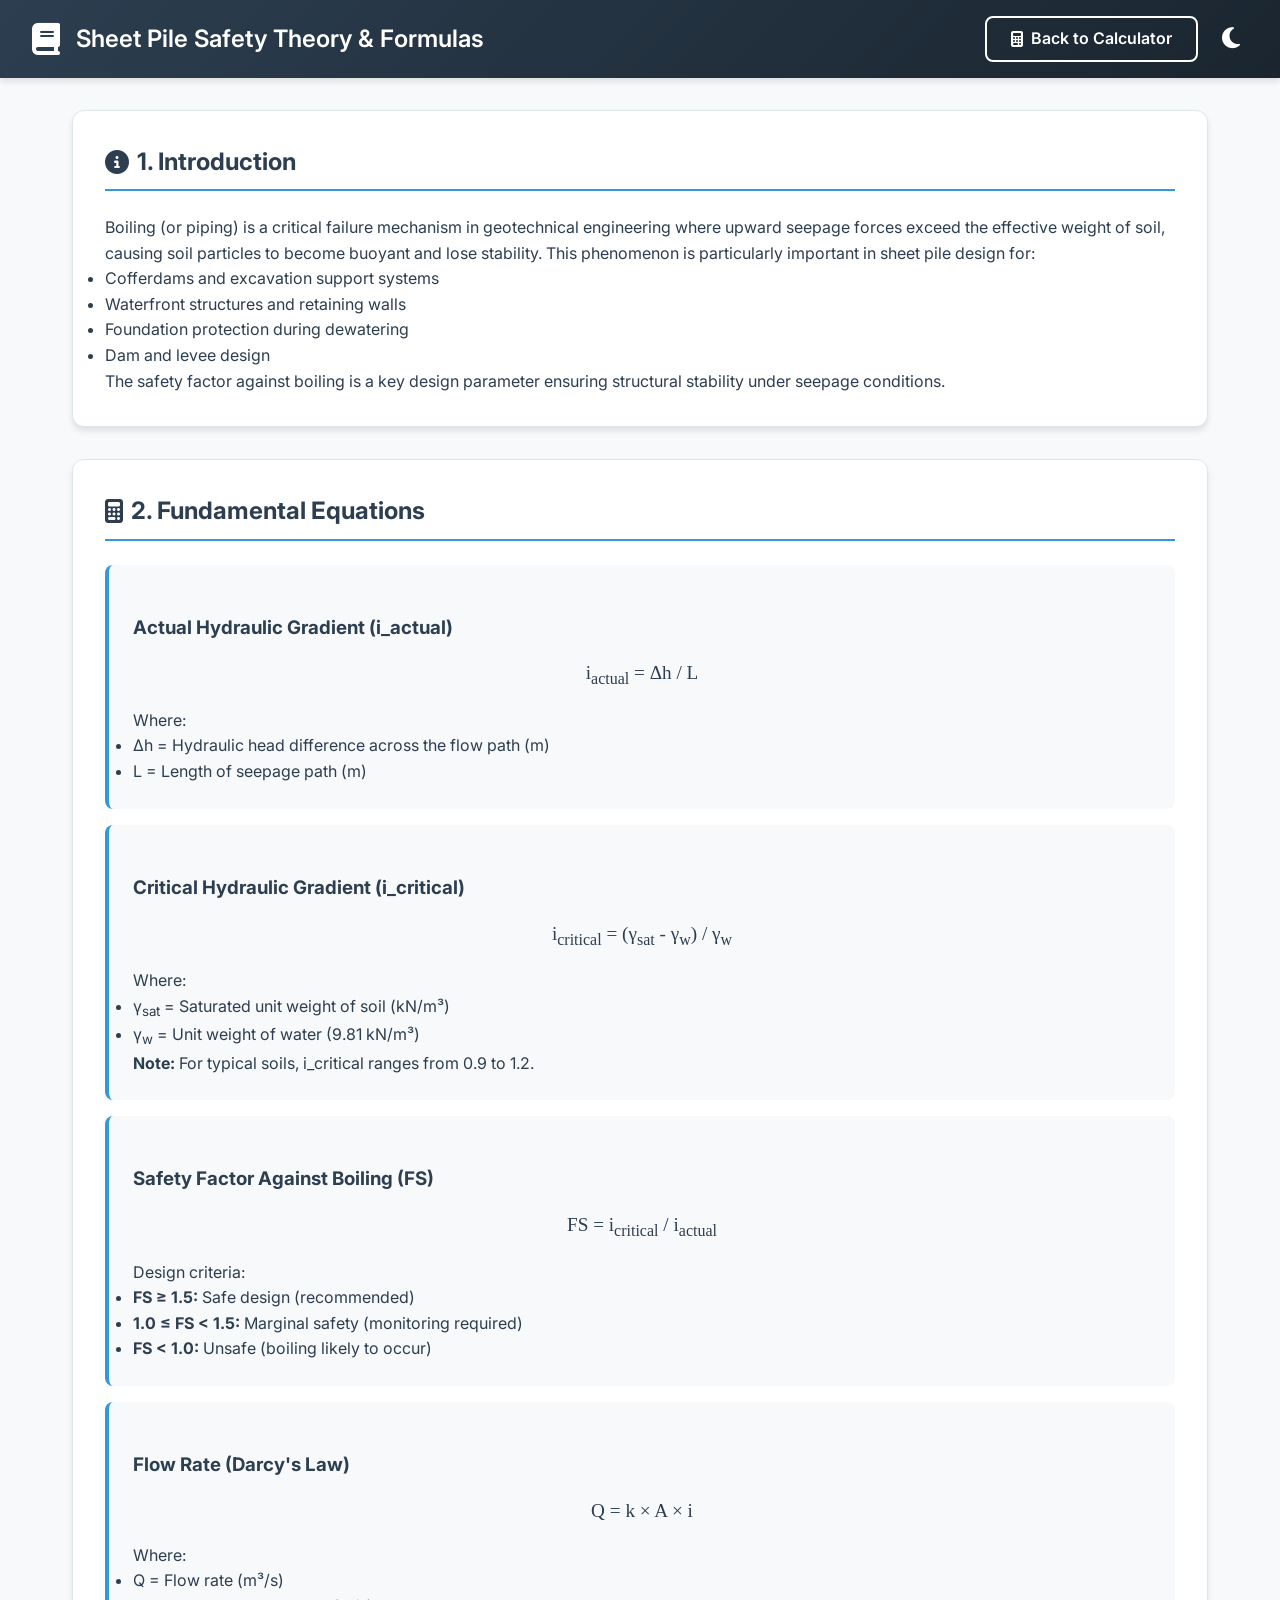
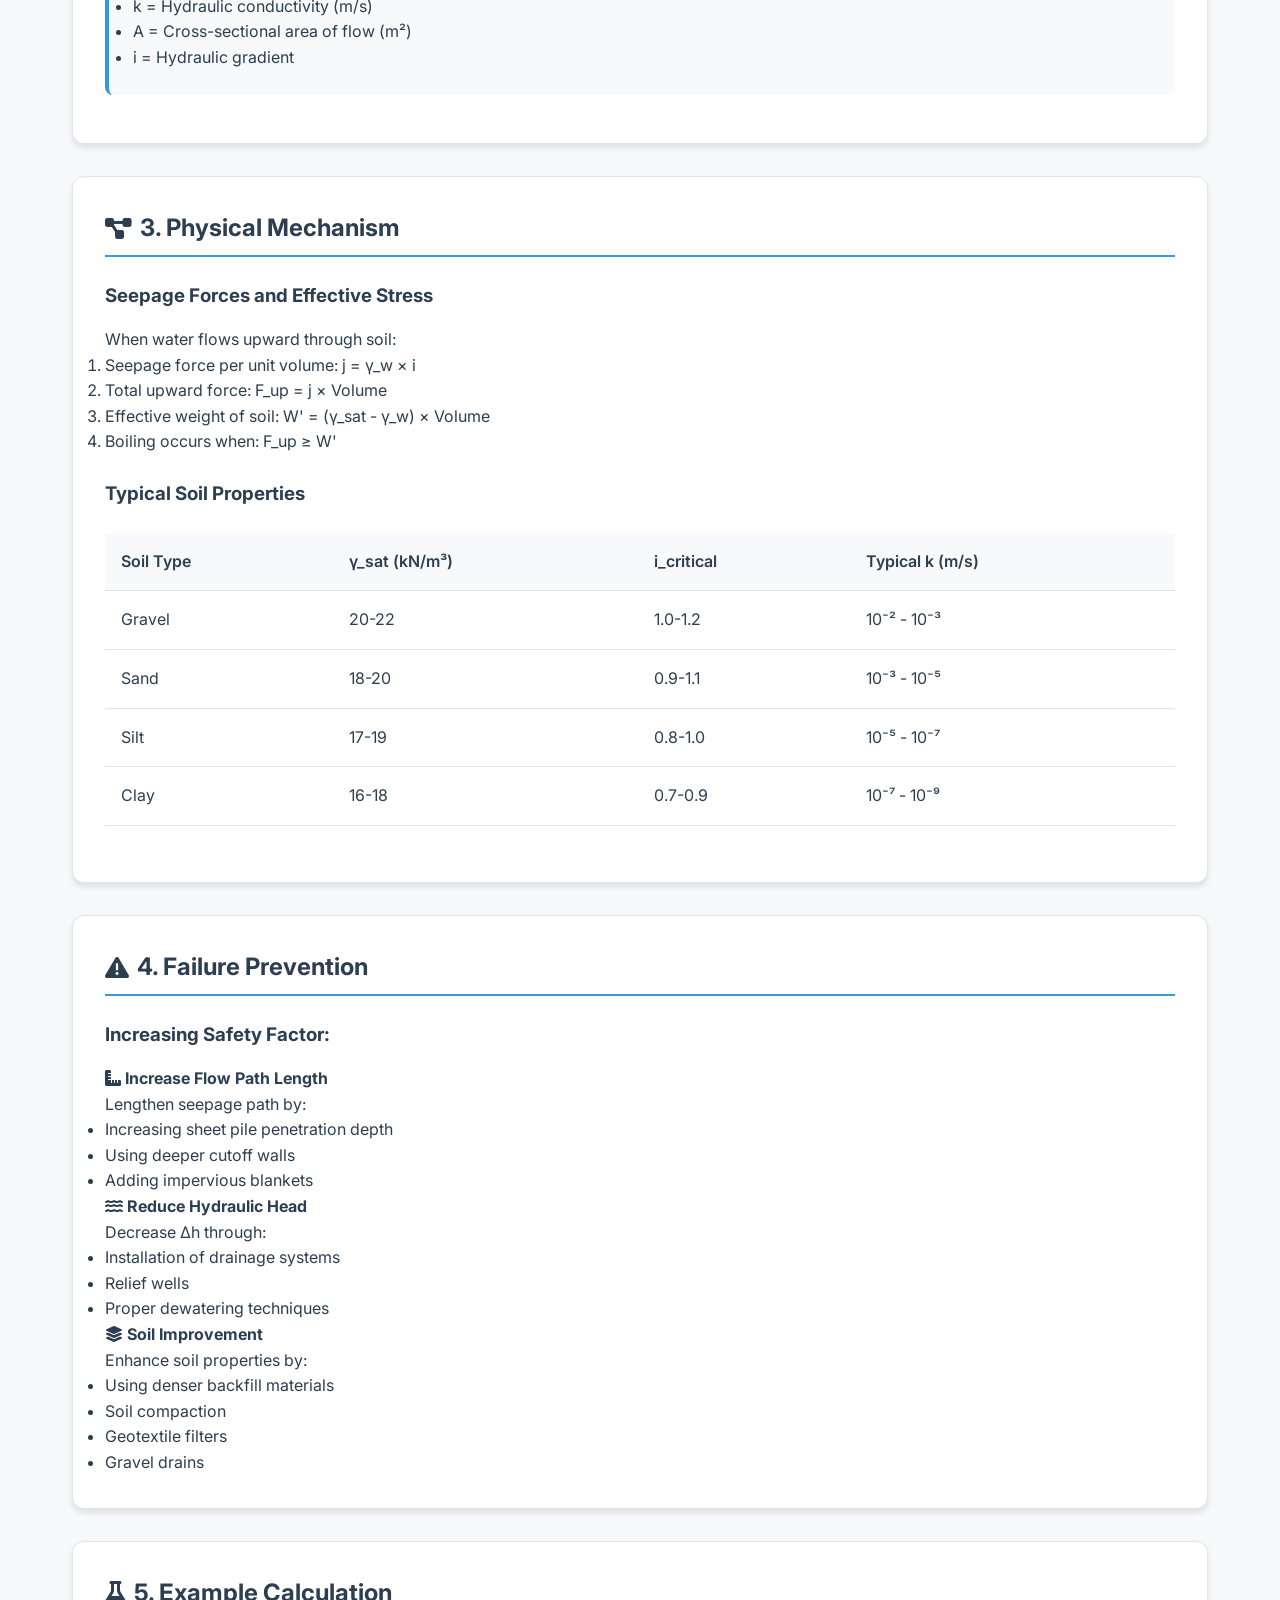
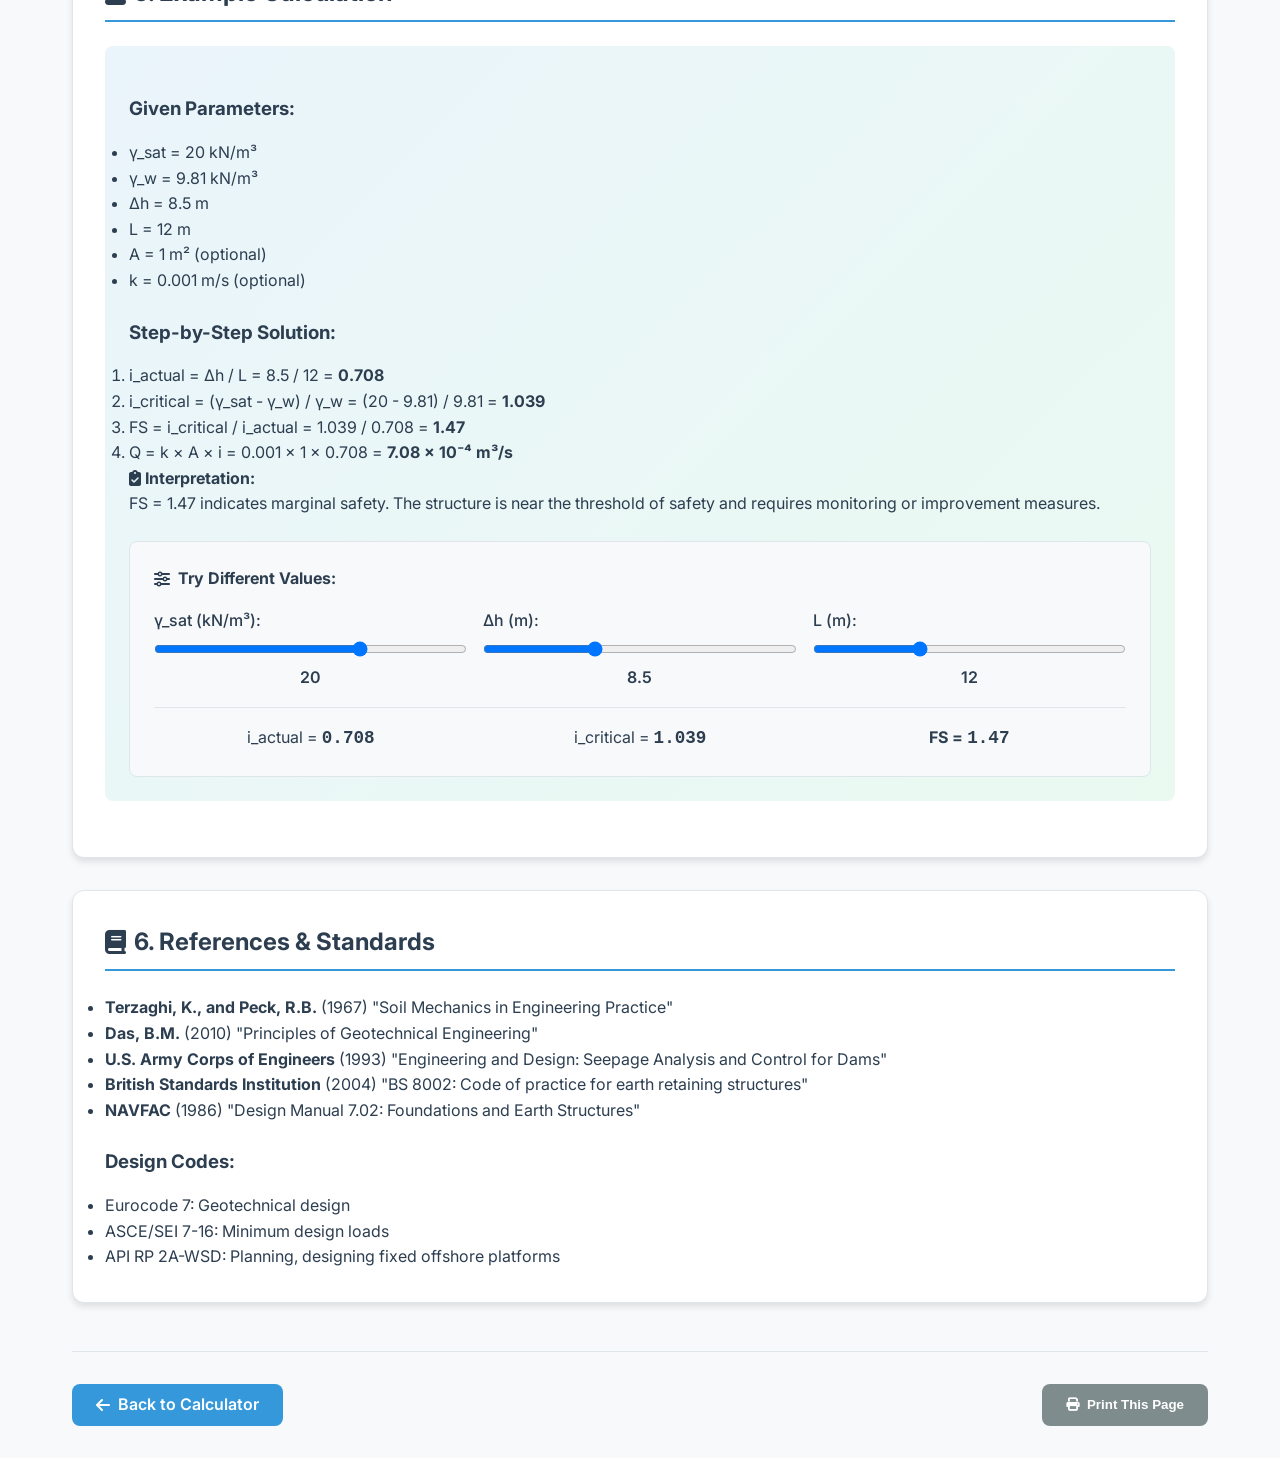
<file: theory.html>
<!DOCTYPE html>
<html lang="en">
<head>
    <meta charset="UTF-8">
    <meta name="viewport" content="width=device-width, initial-scale=1.0">
    <title>Sheet Pile Safety Theory</title>
    <link href="https://fonts.googleapis.com/css2?family=Inter:wght@400;500;600;700&display=swap" rel="stylesheet">
    <link rel="stylesheet" href="https://cdnjs.cloudflare.com/ajax/libs/font-awesome/6.4.0/css/all.min.css">
    <link rel="stylesheet" href="style.css">
</head>
<body>
    <header class="main-header">
        <div class="header-content">
            <div class="logo">
                <i class="fas fa-book"></i>
                <h1>Sheet Pile Safety Theory & Formulas</h1>
            </div>
            <div class="header-actions">
                <a href="index.html" class="btn btn-outline">
                    <i class="fas fa-calculator"></i> Back to Calculator
                </a>
                <button id="themeToggle" class="theme-toggle">
                    <i class="fas fa-moon"></i>
                </button>
            </div>
        </div>
    </header>

    <div class="container-theory">
        <section>
            <h2><i class="fas fa-info-circle"></i> 1. Introduction</h2>
            <p>Boiling (or piping) is a critical failure mechanism in geotechnical engineering where upward seepage forces exceed the effective weight of soil, causing soil particles to become buoyant and lose stability. This phenomenon is particularly important in sheet pile design for:</p>
            <ul>
                <li>Cofferdams and excavation support systems</li>
                <li>Waterfront structures and retaining walls</li>
                <li>Foundation protection during dewatering</li>
                <li>Dam and levee design</li>
            </ul>
            <p>The safety factor against boiling is a key design parameter ensuring structural stability under seepage conditions.</p>
        </section>

        <section>
            <h2><i class="fas fa-calculator"></i> 2. Fundamental Equations</h2>

            <div class="formula-box">
                <h3>Actual Hydraulic Gradient (i_actual)</h3>
                <div class="formula">
                    i<sub>actual</sub> = Δh / L
                </div>
                <p>Where:</p>
                <ul>
                    <li>Δh = Hydraulic head difference across the flow path (m)</li>
                    <li>L = Length of seepage path (m)</li>
                </ul>
            </div>

            <div class="formula-box">
                <h3>Critical Hydraulic Gradient (i_critical)</h3>
                <div class="formula">
                    i<sub>critical</sub> = (γ<sub>sat</sub> - γ<sub>w</sub>) / γ<sub>w</sub>
                </div>
                <p>Where:</p>
                <ul>
                    <li>γ<sub>sat</sub> = Saturated unit weight of soil (kN/m³)</li>
                    <li>γ<sub>w</sub> = Unit weight of water (9.81 kN/m³)</li>
                </ul>
                <p><strong>Note:</strong> For typical soils, i_critical ranges from 0.9 to 1.2.</p>
            </div>

            <div class="formula-box">
                <h3>Safety Factor Against Boiling (FS)</h3>
                <div class="formula">
                    FS = i<sub>critical</sub> / i<sub>actual</sub>
                </div>
                <p>Design criteria:</p>
                <ul>
                    <li><strong>FS ≥ 1.5:</strong> Safe design (recommended)</li>
                    <li><strong>1.0 ≤ FS < 1.5:</strong> Marginal safety (monitoring required)</li>
                    <li><strong>FS < 1.0:</strong> Unsafe (boiling likely to occur)</li>
                </ul>
            </div>

            <div class="formula-box">
                <h3>Flow Rate (Darcy's Law)</h3>
                <div class="formula">
                    Q = k × A × i
                </div>
                <p>Where:</p>
                <ul>
                    <li>Q = Flow rate (m³/s)</li>
                    <li>k = Hydraulic conductivity (m/s)</li>
                    <li>A = Cross-sectional area of flow (m²)</li>
                    <li>i = Hydraulic gradient</li>
                </ul>
            </div>
        </section>

        <section>
            <h2><i class="fas fa-project-diagram"></i> 3. Physical Mechanism</h2>
            <div class="diagram-explain">
                <h3>Seepage Forces and Effective Stress</h3>
                <p>When water flows upward through soil:</p>
                <ol>
                    <li>Seepage force per unit volume: j = γ_w × i</li>
                    <li>Total upward force: F_up = j × Volume</li>
                    <li>Effective weight of soil: W' = (γ_sat - γ_w) × Volume</li>
                    <li>Boiling occurs when: F_up ≥ W'</li>
                </ol>

                <h3>Typical Soil Properties</h3>
                <div class="table-container">
                    <table>
                        <thead>
                            <tr>
                                <th>Soil Type</th>
                                <th>γ_sat (kN/m³)</th>
                                <th>i_critical</th>
                                <th>Typical k (m/s)</th>
                            </tr>
                        </thead>
                        <tbody>
                            <tr>
                                <td>Gravel</td>
                                <td>20-22</td>
                                <td>1.0-1.2</td>
                                <td>10⁻² - 10⁻³</td>
                            </tr>
                            <tr>
                                <td>Sand</td>
                                <td>18-20</td>
                                <td>0.9-1.1</td>
                                <td>10⁻³ - 10⁻⁵</td>
                            </tr>
                            <tr>
                                <td>Silt</td>
                                <td>17-19</td>
                                <td>0.8-1.0</td>
                                <td>10⁻⁵ - 10⁻⁷</td>
                            </tr>
                            <tr>
                                <td>Clay</td>
                                <td>16-18</td>
                                <td>0.7-0.9</td>
                                <td>10⁻⁷ - 10⁻⁹</td>
                            </tr>
                        </tbody>
                    </table>
                </div>
            </div>
        </section>

        <section>
            <h2><i class="fas fa-exclamation-triangle"></i> 4. Failure Prevention</h2>
            <h3>Increasing Safety Factor:</h3>
            <div class="prevention-methods">
                <div class="method">
                    <h4><i class="fas fa-ruler-combined"></i> Increase Flow Path Length</h4>
                    <p>Lengthen seepage path by:</p>
                    <ul>
                        <li>Increasing sheet pile penetration depth</li>
                        <li>Using deeper cutoff walls</li>
                        <li>Adding impervious blankets</li>
                    </ul>
                </div>

                <div class="method">
                    <h4><i class="fas fa-water"></i> Reduce Hydraulic Head</h4>
                    <p>Decrease Δh through:</p>
                    <ul>
                        <li>Installation of drainage systems</li>
                        <li>Relief wells</li>
                        <li>Proper dewatering techniques</li>
                    </ul>
                </div>

                <div class="method">
                    <h4><i class="fas fa-layer-group"></i> Soil Improvement</h4>
                    <p>Enhance soil properties by:</p>
                    <ul>
                        <li>Using denser backfill materials</li>
                        <li>Soil compaction</li>
                        <li>Geotextile filters</li>
                        <li>Gravel drains</li>
                    </ul>
                </div>
            </div>
        </section>

        <section>
            <h2><i class="fas fa-flask"></i> 5. Example Calculation</h2>
            <div class="example-case">
                <h3>Given Parameters:</h3>
                <ul>
                    <li>γ_sat = 20 kN/m³</li>
                    <li>γ_w = 9.81 kN/m³</li>
                    <li>Δh = 8.5 m</li>
                    <li>L = 12 m</li>
                    <li>A = 1 m² (optional)</li>
                    <li>k = 0.001 m/s (optional)</li>
                </ul>

                <h3>Step-by-Step Solution:</h3>
                <ol>
                    <li>i_actual = Δh / L = 8.5 / 12 = <strong>0.708</strong></li>
                    <li>i_critical = (γ_sat - γ_w) / γ_w = (20 - 9.81) / 9.81 = <strong>1.039</strong></li>
                    <li>FS = i_critical / i_actual = 1.039 / 0.708 = <strong>1.47</strong></li>
                    <li>Q = k × A × i = 0.001 × 1 × 0.708 = <strong>7.08 × 10⁻⁴ m³/s</strong></li>
                </ol>

                <div class="interpretation">
                    <h4><i class="fas fa-clipboard-check"></i> Interpretation:</h4>
                    <p>FS = 1.47 indicates marginal safety. The structure is near the threshold of safety and requires monitoring or improvement measures.</p>
                </div>
            </div>
        </section>

        <section>
            <h2><i class="fas fa-book"></i> 6. References & Standards</h2>
            <div class="references">
                <ul>
                    <li><strong>Terzaghi, K., and Peck, R.B.</strong> (1967) "Soil Mechanics in Engineering Practice"</li>
                    <li><strong>Das, B.M.</strong> (2010) "Principles of Geotechnical Engineering"</li>
                    <li><strong>U.S. Army Corps of Engineers</strong> (1993) "Engineering and Design: Seepage Analysis and Control for Dams"</li>
                    <li><strong>British Standards Institution</strong> (2004) "BS 8002: Code of practice for earth retaining structures"</li>
                    <li><strong>NAVFAC</strong> (1986) "Design Manual 7.02: Foundations and Earth Structures"</li>
                </ul>

                <h3>Design Codes:</h3>
                <ul>
                    <li>Eurocode 7: Geotechnical design</li>
                    <li>ASCE/SEI 7-16: Minimum design loads</li>
                    <li>API RP 2A-WSD: Planning, designing fixed offshore platforms</li>
                </ul>
            </div>
        </section>

        <div class="navigation-buttons">
            <a href="index.html" class="btn btn-primary">
                <i class="fas fa-arrow-left"></i> Back to Calculator
            </a>
            <button class="btn btn-secondary" onclick="window.print()">
                <i class="fas fa-print"></i> Print This Page
            </button>
        </div>
    </div>

    <script src="script.js"></script>
</body>
</html>
</file>
<file: style.css>
:root {
    --primary: #2c3e50;
    --primary-dark: #1a252f;
    --secondary: #3498db;
    --success: #27ae60;
    --danger: #e74c3c;
    --warning: #f39c12;
    --light: #ecf0f1;
    --dark: #2c3e50;
    --gray: #7f8c8d;
    --border: #dfe6e9;
    --card-bg: white;
    --body-bg: #f8f9fa;
    --shadow: 0 4px 6px rgba(0, 0, 0, 0.1);
    --transition: all 0.3s ease;
}

.dark-mode {
    --primary: #3498db;
    --primary-dark: #2980b9;
    --secondary: #2ecc71;
    --light: #2c3e50;
    --dark: #ecf0f1;
    --gray: #95a5a6;
    --border: #34495e;
    --card-bg: #34495e;
    --body-bg: #2c3e50;
    --shadow: 0 4px 6px rgba(0, 0, 0, 0.3);
}

* {
    margin: 0;
    padding: 0;
    box-sizing: border-box;
}

body {
    font-family: 'Inter', sans-serif;
    background-color: var(--body-bg);
    color: var(--dark);
    transition: var(--transition);
    line-height: 1.6;
}

/* Custom scrollbar */
::-webkit-scrollbar {
    width: 10px;
    height: 10px;
}

::-webkit-scrollbar-track {
    background: var(--body-bg);
    border-radius: 5px;
}

::-webkit-scrollbar-thumb {
    background: var(--gray);
    border-radius: 5px;
    border: 2px solid var(--body-bg);
}

::-webkit-scrollbar-thumb:hover {
    background: var(--dark);
}

* {
    scrollbar-width: thin;
    scrollbar-color: var(--gray) var(--body-bg);
}

.main-header {
    background: linear-gradient(135deg, var(--primary), var(--primary-dark));
    color: white;
    padding: 1rem 2rem;
    box-shadow: var(--shadow);
    position: sticky;
    top: 0;
    z-index: 1000;
}

.header-content {
    display: flex;
    justify-content: space-between;
    align-items: center;
    max-width: 1400px;
    margin: 0 auto;
}

.logo {
    display: flex;
    align-items: center;
    gap: 1rem;
}

.logo i {
    font-size: 2rem;
}

.logo h1 {
    font-size: 1.5rem;
    font-weight: 600;
}

.header-actions {
    display: flex;
    gap: 1rem;
    align-items: center;
}

.btn {
    padding: 0.5rem 1.5rem;
    border: none;
    border-radius: 8px;
    font-weight: 600;
    cursor: pointer;
    transition: var(--transition);
    display: inline-flex;
    align-items: center;
    gap: 0.5rem;
    text-decoration: none;
}

.btn-outline {
    background: transparent;
    border: 2px solid white;
    color: white;
}

.btn-outline:hover {
    background: white;
    color: var(--primary);
}

.btn-primary {
    background: var(--secondary);
    color: white;
}

.btn-primary:hover {
    background: var(--primary);
    transform: translateY(-2px);
}

.btn-secondary {
    background: var(--gray);
    color: white;
}

.btn-secondary:hover {
    background: var(--dark);
}

.btn-danger {
    background: var(--danger);
    color: white;
}

.btn-danger:hover {
    background: #c0392b;
}

.btn-success {
    background: var(--success);
    color: white;
}

.btn-success:hover {
    background: #229954;
}

.theme-toggle {
    background: transparent;
    border: none;
    color: white;
    font-size: 1.5rem;
    cursor: pointer;
    padding: 0.5rem;
    border-radius: 50%;
    transition: var(--transition);
}

.theme-toggle:hover {
    background: rgba(255, 255, 255, 0.1);
}

.app-container {
    display: grid;
    grid-template-columns: 400px 1fr;
    gap: 2rem;
    padding: 2rem;
    max-width: 1400px;
    margin: 0 auto;
}

.card {
    background: var(--card-bg);
    border-radius: 12px;
    padding: 1.5rem;
    box-shadow: var(--shadow);
    border: 1px solid var(--border);
    transition: var(--transition);
}

.card:hover {
    transform: translateY(-2px);
    box-shadow: 0 6px 12px rgba(0, 0, 0, 0.15);
}

.input-section {
    margin-bottom: 1.5rem;
}

.input-section h2 {
    margin-bottom: 1.5rem;
    color: var(--primary);
    display: flex;
    align-items: center;
    gap: 0.5rem;
}

.input-group {
    margin-bottom: 1.25rem;
    position: relative;
}

.input-group label {
    display: flex;
    align-items: center;
    gap: 0.5rem;
    margin-bottom: 0.5rem;
    font-weight: 600;
    color: var(--dark);
}

.input-group label i {
    color: var(--secondary);
    width: 20px;
}

.unit {
    margin-left: auto;
    color: var(--gray);
    font-size: 0.9rem;
}

.input-group input[type="number"] {
    width: 100%;
    padding: 0.75rem;
    border: 2px solid var(--border);
    border-radius: 8px;
    font-size: 1rem;
    transition: var(--transition);
    background: var(--card-bg);
    color: var(--dark);
}

.input-group input[type="number"]:focus {
    outline: none;
    border-color: var(--secondary);
    box-shadow: 0 0 0 3px rgba(52, 152, 219, 0.1);
}

/* Input validation styles */
.input-group.error input {
    border-color: var(--danger);
    background-color: rgba(231, 76, 60, 0.1);
    animation: shake 0.3s ease;
}

.input-group.warning input {
    border-color: var(--warning);
    background-color: rgba(243, 156, 18, 0.1);
}

.input-group.success input {
    border-color: var(--success);
    background-color: rgba(39, 174, 96, 0.1);
}

.input-group .error-message {
    color: var(--danger);
    font-size: 0.8rem;
    margin-top: 0.25rem;
    display: none;
}

.input-group.error .error-message {
    display: block;
}

@keyframes shake {
    0%, 100% { transform: translateX(0); }
    25% { transform: translateX(-5px); }
    75% { transform: translateX(5px); }
}

.tooltip-container {
    position: relative;
    display: inline-block;
    margin-left: 0.5rem;
}

.tooltip-icon {
    color: var(--secondary);
    cursor: help;
    font-size: 0.9rem;
}

.tooltip-text {
    visibility: hidden;
    position: absolute;
    bottom: 100%;
    left: 50%;
    transform: translateX(-50%);
    background: var(--dark);
    color: var(--light);
    padding: 0.75rem;
    border-radius: 6px;
    font-size: 0.85rem;
    width: 250px;
    z-index: 1000;
    opacity: 0;
    transition: opacity 0.3s, visibility 0.3s;
    box-shadow: var(--shadow);
    pointer-events: none;
    text-align: left;
}

.tooltip-text::after {
    content: '';
    position: absolute;
    top: 100%;
    left: 50%;
    margin-left: -5px;
    border-width: 5px;
    border-style: solid;
    border-color: var(--dark) transparent transparent transparent;
}

.tooltip-container:hover .tooltip-text {
    visibility: visible;
    opacity: 1;
}

.range-slider-container {
    margin-top: 0.5rem;
}

.range-slider-container input[type="range"] {
    width: 100%;
    height: 6px;
    border-radius: 3px;
    background: var(--border);
    outline: none;
    -webkit-appearance: none;
    appearance: none;
}

.range-slider-container input[type="range"]::-webkit-slider-track {
    background: var(--border);
    height: 6px;
    border-radius: 3px;
}

.range-slider-container input[type="range"]::-webkit-slider-thumb {
    -webkit-appearance: none;
    appearance: none;
    height: 20px;
    width: 20px;
    background: var(--secondary);
    border-radius: 50%;
    margin-top: -7px;
    border: 2px solid var(--card-bg);
    box-shadow: 0 2px 4px rgba(0, 0, 0, 0.1);
    cursor: pointer;
}

.dark-mode .range-slider-container input[type="range"]::-webkit-slider-track {
    background: var(--gray);
}

.dark-mode .range-slider-container input[type="range"]::-webkit-slider-thumb {
    border-color: var(--primary-dark);
}

.slider-values {
    display: flex;
    justify-content: space-between;
    margin-top: 0.25rem;
    font-size: 0.85rem;
    color: var(--gray);
}

.input-note {
    font-size: 0.8rem;
    color: var(--gray);
    margin-top: 0.25rem;
    font-style: italic;
}

.btn-calculate {
    width: 100%;
    padding: 1rem;
    font-size: 1.1rem;
    margin: 1.5rem 0 0.75rem;
}

.example-presets {
    margin: 1rem 0;
    display: flex;
    flex-wrap: wrap;
    gap: 0.5rem;
}

.example-presets .btn {
    padding: 0.5rem 1rem;
    font-size: 0.9rem;
    flex: 1;
    min-width: 120px;
}

.save-load-buttons {
    display: flex;
    gap: 0.5rem;
    margin-top: 1rem;
}

.save-load-buttons .btn {
    flex: 1;
}

.diagram-section h3 {
    margin-bottom: 1rem;
    color: var(--primary);
    display: flex;
    align-items: center;
    gap: 0.5rem;
}

.diagram-container {
    height: 250px;
    background: var(--body-bg);
    border-radius: 8px;
    margin-bottom: 1rem;
    overflow: hidden;
}

.diagram-legend {
    display: flex;
    gap: 1.5rem;
    flex-wrap: wrap;
}

.legend-item {
    display: flex;
    align-items: center;
    gap: 0.5rem;
    font-size: 0.9rem;
}

.legend-color {
    width: 15px;
    height: 15px;
    border-radius: 3px;
}

.results-section {
    margin-bottom: 1.5rem;
}

.results-header {
    display: flex;
    justify-content: space-between;
    align-items: center;
    margin-bottom: 1.5rem;
}

.status-badge {
    padding: 0.5rem 1rem;
    border-radius: 20px;
    font-weight: 600;
    font-size: 0.9rem;
    text-transform: uppercase;
    letter-spacing: 0.5px;
}

.status-safe {
    background: rgba(39, 174, 96, 0.2);
    color: var(--success);
}

.status-unsafe {
    background: rgba(231, 76, 60, 0.2);
    color: var(--danger);
}

.status-pending {
    background: rgba(243, 156, 18, 0.2);
    color: var(--warning);
}

.safety-factor-display {
    display: grid;
    grid-template-columns: 1fr 1fr;
    gap: 2rem;
    margin-bottom: 2rem;
    align-items: center;
}

.fs-value-container {
    text-align: center;
}

.fs-label {
    font-size: 0.9rem;
    color: var(--gray);
    margin-bottom: 0.5rem;
}

.fs-value {
    font-size: 3.5rem;
    font-weight: 700;
    color: var(--primary);
    line-height: 1;
    margin-bottom: 0.5rem;
}

.fs-formula {
    font-size: 0.9rem;
    color: var(--gray);
    font-family: monospace;
}

.gauge-container {
    height: 200px;
}

.detailed-results {
    background: var(--body-bg);
    border-radius: 8px;
    padding: 1.5rem;
    margin-bottom: 1.5rem;
}

.result-item {
    display: flex;
    justify-content: space-between;
    align-items: center;
    padding: 0.75rem 0;
    border-bottom: 1px solid var(--border);
}

.result-item:last-child {
    border-bottom: none;
}

.result-label {
    font-weight: 500;
}

.result-value {
    font-weight: 600;
    font-family: monospace;
    font-size: 1.1rem;
    color: var(--primary);
}

.recommendations {
    background: linear-gradient(135deg, rgba(52, 152, 219, 0.1), rgba(46, 204, 113, 0.1));
    border-left: 4px solid var(--secondary);
    padding: 1rem;
    border-radius: 0 8px 8px 0;
}

.recommendations h4 {
    display: flex;
    align-items: center;
    gap: 0.5rem;
    margin-bottom: 0.5rem;
    color: var(--primary);
}

.recommendations i {
    color: var(--warning);
}

.chart-section, .sensitivity-section {
    margin-bottom: 1.5rem;
}

.chart-header {
    display: flex;
    justify-content: space-between;
    align-items: center;
    margin-bottom: 1rem;
}

.chart-actions {
    display: flex;
    gap: 0.5rem;
}

.btn-chart-action {
    background: var(--body-bg);
    border: 1px solid var(--border);
    color: var(--dark);
    padding: 0.5rem 1rem;
    border-radius: 6px;
    font-size: 0.9rem;
    cursor: pointer;
    transition: var(--transition);
    display: flex;
    align-items: center;
    gap: 0.5rem;
}

.btn-chart-action:hover {
    background: var(--border);
}

.chart-container {
    height: 300px;
    position: relative;
}

.sensitivity-controls {
    margin-bottom: 1rem;
}

.sensitivity-controls label {
    display: block;
    margin-bottom: 0.5rem;
    font-weight: 600;
}

/* Modal styles */
.modal {
    display: none;
    position: fixed;
    top: 0;
    left: 0;
    width: 100%;
    height: 100%;
    background: rgba(0, 0, 0, 0.5);
    z-index: 2000;
    align-items: center;
    justify-content: center;
}

.modal-content {
    background: var(--card-bg);
    border-radius: 12px;
    width: 90%;
    max-width: 500px;
    box-shadow: 0 10px 30px rgba(0, 0, 0, 0.3);
    max-height: 90vh;
    overflow-y: auto;
}

.modal-header {
    padding: 1.5rem;
    border-bottom: 1px solid var(--border);
    display: flex;
    justify-content: space-between;
    align-items: center;
    position: sticky;
    top: 0;
    background: var(--card-bg);
    z-index: 1;
}

.modal-close {
    background: none;
    border: none;
    font-size: 2rem;
    cursor: pointer;
    color: var(--gray);
    line-height: 1;
    padding: 0;
    width: 30px;
    height: 30px;
    display: flex;
    align-items: center;
    justify-content: center;
}

.modal-body {
    padding: 1.5rem;
}

.report-options {
    margin-bottom: 2rem;
}

.option {
    display: flex;
    align-items: center;
    gap: 0.5rem;
    margin-bottom: 1rem;
}

.option input[type="checkbox"] {
    width: 18px;
    height: 18px;
    accent-color: var(--secondary);
}

/* Toast notifications */
.toast {
    position: fixed;
    top: 1rem;
    right: 1rem;
    background: var(--card-bg);
    border-left: 4px solid var(--secondary);
    padding: 1rem 1.5rem;
    border-radius: 8px;
    box-shadow: var(--shadow);
    display: flex;
    align-items: center;
    gap: 0.75rem;
    z-index: 9999;
    animation: slideInRight 0.3s ease, fadeOut 0.3s ease 2.7s forwards;
}

.toast-success {
    border-left-color: var(--success);
}

.toast-error {
    border-left-color: var(--danger);
}

.toast-warning {
    border-left-color: var(--warning);
}

.toast i {
    font-size: 1.2rem;
}

.toast-success i {
    color: var(--success);
}

.toast-error i {
    color: var(--danger);
}

.toast-warning i {
    color: var(--warning);
}

@keyframes slideInRight {
    from {
        transform: translateX(100%);
        opacity: 0;
    }
    to {
        transform: translateX(0);
        opacity: 1;
    }
}

@keyframes fadeOut {
    to {
        opacity: 0;
        transform: translateY(-10px);
    }
}

/* Theory Page Styles */
.container-theory {
    max-width: 1200px;
    margin: 2rem auto;
    padding: 0 2rem;
}

.container-theory h1 {
    color: var(--primary);
    margin-bottom: 2rem;
    text-align: center;
}

.container-theory section {
    background: var(--card-bg);
    border-radius: 12px;
    padding: 2rem;
    margin-bottom: 2rem;
    box-shadow: var(--shadow);
    border: 1px solid var(--border);
}

.container-theory h2 {
    color: var(--primary);
    margin-bottom: 1.5rem;
    padding-bottom: 0.5rem;
    border-bottom: 2px solid var(--secondary);
    display: flex;
    align-items: center;
    gap: 0.5rem;
}

.container-theory h3 {
    color: var(--dark);
    margin: 1.5rem 0 1rem;
}

.formula-box {
    background: var(--body-bg);
    padding: 1.5rem;
    border-radius: 8px;
    margin: 1rem 0;
    border-left: 4px solid var(--secondary);
}

.formula {
    font-family: "Times New Roman", serif;
    font-size: 1.2rem;
    margin: 1rem 0;
    text-align: center;
}

.formula img {
    max-width: 100%;
    height: auto;
    margin: 1rem 0;
    border-radius: 8px;
    box-shadow: 0 3px 10px rgba(0, 0, 0, 0.1);
}

.table-container {
    overflow-x: auto;
    margin: 1.5rem 0;
}

table {
    width: 100%;
    border-collapse: collapse;
    background: var(--card-bg);
}

th, td {
    padding: 1rem;
    text-align: left;
    border-bottom: 1px solid var(--border);
}

th {
    background: var(--body-bg);
    font-weight: 600;
    color: var(--primary);
}

tr:hover {
    background: var(--body-bg);
}

.example-case {
    background: linear-gradient(135deg, rgba(52, 152, 219, 0.1), rgba(46, 204, 113, 0.1));
    padding: 1.5rem;
    border-radius: 8px;
    margin: 1.5rem 0;
}

/* Interactive example styles */
.interactive-example {
    margin-top: 1.5rem;
    padding: 1.5rem;
    background: var(--body-bg);
    border-radius: 8px;
    border: 1px solid var(--border);
}

.interactive-example h4 {
    margin-bottom: 1rem;
    display: flex;
    align-items: center;
    gap: 0.5rem;
    color: var(--primary);
}

.example-controls {
    display: grid;
    grid-template-columns: repeat(auto-fit, minmax(200px, 1fr));
    gap: 1rem;
    margin: 1rem 0;
}

.control-group {
    display: flex;
    flex-direction: column;
    gap: 0.5rem;
}

.control-group label {
    font-weight: 500;
    color: var(--dark);
}

.control-group input[type="range"] {
    width: 100%;
}

.control-group span {
    font-weight: 600;
    color: var(--primary);
    text-align: center;
}

.live-results {
    display: grid;
    grid-template-columns: repeat(auto-fit, minmax(150px, 1fr));
    gap: 1rem;
    margin-top: 1rem;
    padding-top: 1rem;
    border-top: 1px solid var(--border);
}

.live-results p {
    margin: 0;
    text-align: center;
}

.live-results span {
    font-family: monospace;
    font-size: 1.1rem;
    font-weight: 600;
}

.navigation-buttons {
    display: flex;
    justify-content: space-between;
    margin-top: 3rem;
    padding-top: 2rem;
    border-top: 1px solid var(--border);
}

/* Loading spinner */
.loading-spinner {
    display: inline-block;
    width: 20px;
    height: 20px;
    border: 3px solid var(--border);
    border-top-color: var(--secondary);
    border-radius: 50%;
    animation: spin 1s linear infinite;
}

@keyframes spin {
    to { transform: rotate(360deg); }
}

/* Dark mode specific adjustments */
.dark-mode .tooltip-text {
    background: var(--light);
    color: var(--dark);
}

.dark-mode .tooltip-text::after {
    border-color: var(--light) transparent transparent transparent;
}

.dark-mode .chart-container {
    background: var(--primary-dark);
    padding: 0.5rem;
    border-radius: 8px;
}

.dark-mode .svg-diagram text {
    fill: var(--light);
}

.dark-mode .modal-content {
    background: var(--primary-dark);
}

/* Focus styles for accessibility */
:focus-visible {
    outline: 3px solid var(--secondary);
    outline-offset: 2px;
}

/* Reduced motion */
@media (prefers-reduced-motion: reduce) {
    *,
    *::before,
    *::after {
        animation-duration: 0.01ms !important;
        animation-iteration-count: 1 !important;
        transition-duration: 0.01ms !important;
    }
    
    .toast {
        animation: none;
    }
}

/* Responsive Design */
@media (max-width: 1200px) {
    .app-container {
        grid-template-columns: 350px 1fr;
        gap: 1.5rem;
        padding: 1.5rem;
    }
}

@media (max-width: 1024px) {
    .app-container {
        grid-template-columns: 1fr;
    }

    .safety-factor-display {
        grid-template-columns: 1fr;
        gap: 1rem;
    }

    .header-content {
        flex-direction: column;
        gap: 1rem;
        text-align: center;
    }

    .header-actions {
        width: 100%;
        justify-content: center;
    }
}

@media (max-width: 768px) {
    .app-container {
        padding: 1rem;
        gap: 1rem;
    }

    .container-theory {
        padding: 1rem;
    }

    .diagram-legend {
        flex-direction: column;
        gap: 0.5rem;
    }

    .safety-factor-display {
        grid-template-columns: 1fr;
    }

    .fs-value {
        font-size: 3rem;
    }

    .chart-header {
        flex-direction: column;
        align-items: flex-start;
        gap: 1rem;
    }

    .chart-actions {
        width: 100%;
        justify-content: space-between;
    }

    .navigation-buttons {
        flex-direction: column;
        gap: 1rem;
    }

    .navigation-buttons .btn {
        width: 100%;
        text-align: center;
        justify-content: center;
    }
}

@media (max-width: 600px) {
    .main-header {
        padding: 1rem;
    }

    .header-content {
        flex-direction: column;
        text-align: center;
        gap: 1rem;
    }

    .logo {
        flex-direction: column;
        gap: 0.5rem;
    }

    .header-actions {
        width: 100%;
        justify-content: center;
        flex-wrap: wrap;
    }

    .fs-value {
        font-size: 2.8rem;
    }

    .chart-container {
        height: 250px;
    }

    .container-theory section {
        padding: 1.5rem;
    }

    .example-controls {
        grid-template-columns: 1fr;
    }

    .live-results {
        grid-template-columns: 1fr;
    }
}

/* Touch device optimizations */
@media (hover: none) and (pointer: coarse) {
    .btn {
        padding: 1rem 1.5rem;
        min-height: 48px;
    }

    input[type="number"],
    input[type="range"] {
        min-height: 48px;
        font-size: 16px;
    }

    .theme-toggle {
        width: 48px;
        height: 48px;
        display: flex;
        align-items: center;
        justify-content: center;
    }

    .input-group label {
        font-size: 1rem;
    }

    .tooltip-container .tooltip-text {
        position: fixed;
        top: 50%;
        left: 50%;
        transform: translate(-50%, -50%);
        width: 80%;
        max-width: 300px;
        z-index: 9999;
    }
}

/* Print styles */
@media print {
    .no-print,
    .main-header,
    .header-actions,
    .theme-toggle,
    .btn,
    .chart-actions,
    .navigation-buttons,
    .tooltip-container,
    .example-presets,
    .save-load-buttons {
        display: none !important;
    }

    body {
        font-size: 12pt;
        line-height: 1.5;
        color: #000 !important;
        background: #fff !important;
    }

    .app-container {
        display: block;
        padding: 0;
        margin: 0;
        max-width: 100%;
    }

    .card {
        box-shadow: none !important;
        border: 1px solid #ccc !important;
        break-inside: avoid;
        margin-bottom: 1cm;
        page-break-inside: avoid;
    }

    .container-theory section {
        break-inside: avoid;
        border: 1px solid #ccc;
        margin-bottom: 1cm;
        page-break-inside: avoid;
    }

    .chart-container {
        height: 200px;
        page-break-inside: avoid;
    }

    h1, h2, h3, h4 {
        color: #000 !important;
        page-break-after: avoid;
    }

    a {
        color: #000 !important;
        text-decoration: underline;
    }

    .formula-box {
        background: #f9f9f9 !important;
        border-left: 4px solid #ccc !important;
    }

    .table-container {
        overflow: visible;
    }

    table {
        border: 1px solid #000;
    }

    th, td {
        border: 1px solid #000;
        color: #000 !important;
    }

    .diagram-container {
        height: 150px;
        page-break-inside: avoid;
    }
}

/* High contrast mode */
@media (prefers-contrast: high) {
    .btn {
        border: 2px solid currentColor;
    }

    .card {
        border: 2px solid var(--dark);
    }

    input[type="number"] {
        border: 2px solid var(--dark);
    }
}
</file>
